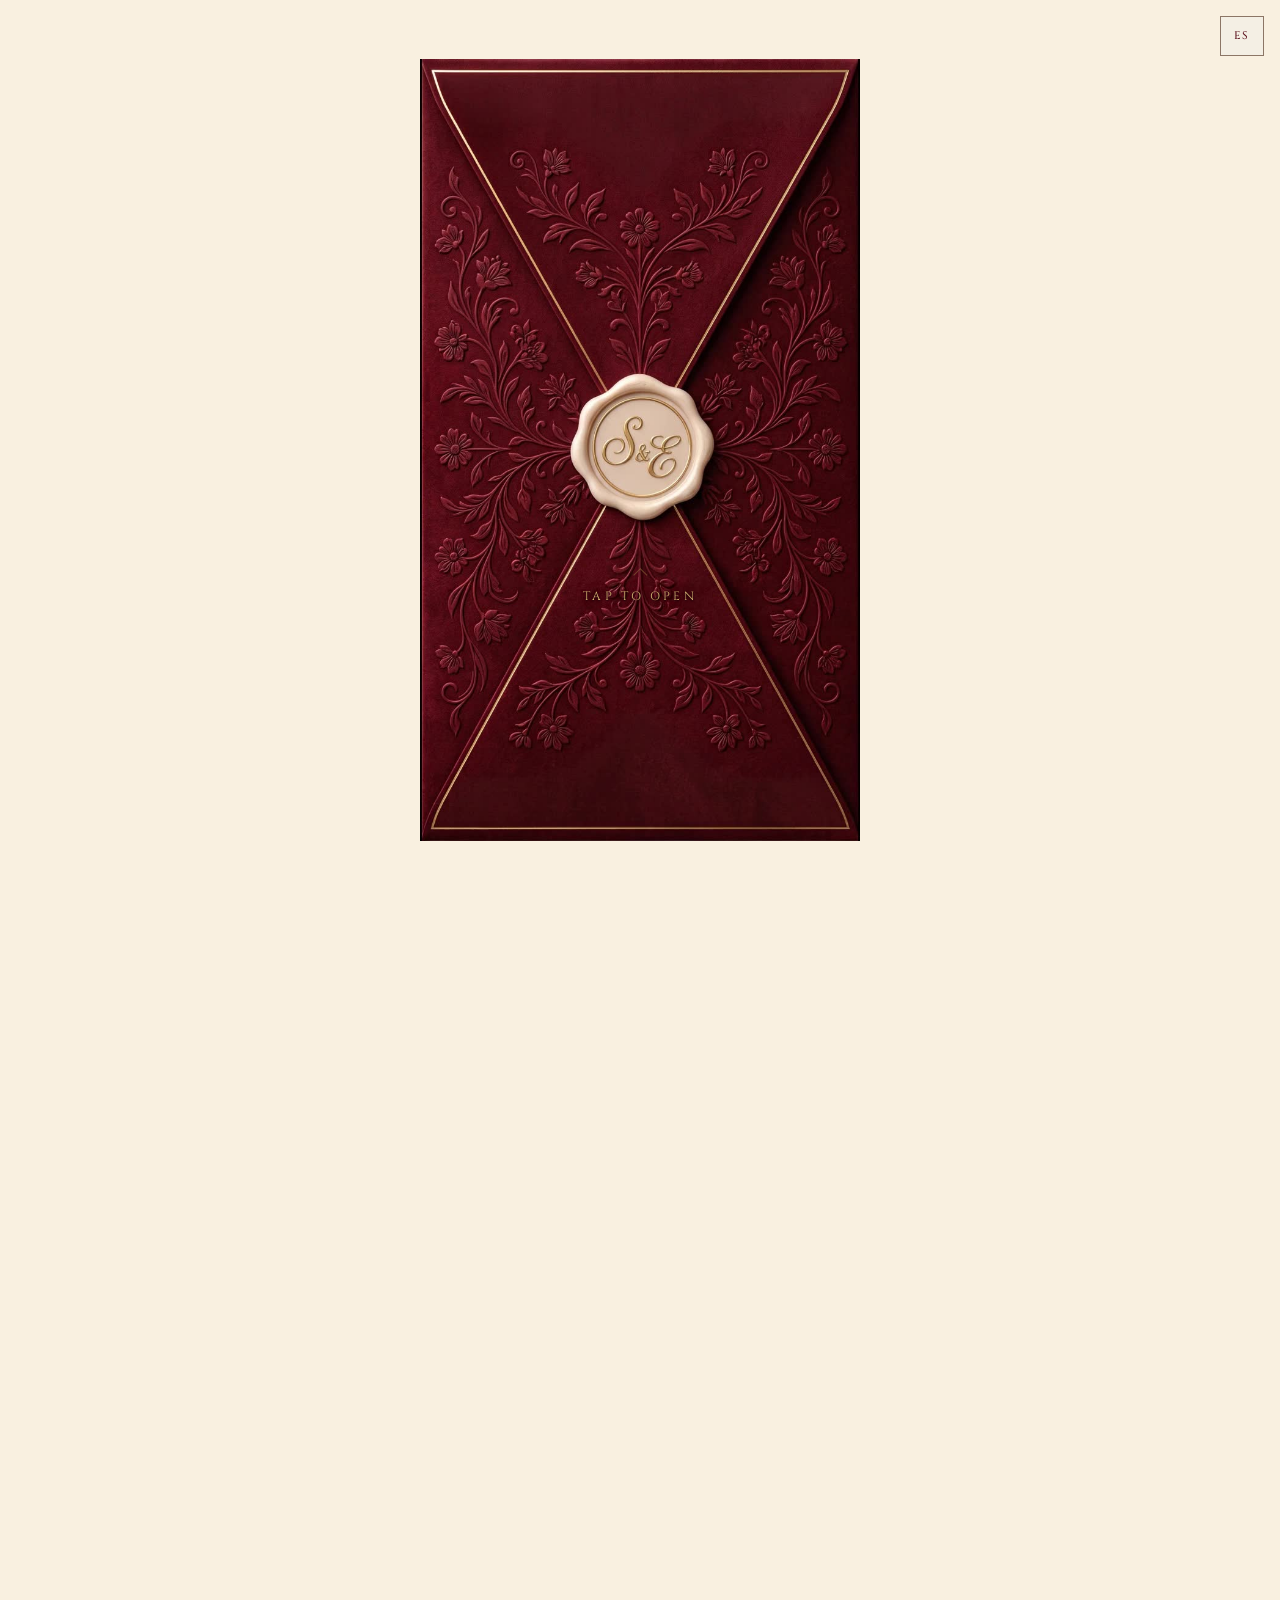
<file: index.html>
<!DOCTYPE html>
<html lang="es">
  <head>
    <meta charset="utf-8">
    <meta name="viewport" content="width=device-width, initial-scale=1">
    <meta name="color-scheme" content="light">
    <meta name="theme-color" content="#5A0F1B">
    <meta name="theme-color" content="#5A0F1B" media="(prefers-color-scheme: light)">
    <meta name="theme-color" content="#4A0C16" media="(prefers-color-scheme: dark)">
    <title>Stefany & Erikson — 26.12.2026</title>
    <meta name="description" content="Stefany Gutierrez y Erikson Pacheco — 26 de diciembre de 2026 · Te invitamos a celebrar nuestra boda.">
    <meta property="og:type" content="website">
    <meta property="og:site_name" content="Stefany & Erikson">
    <meta property="og:locale" content="es_VE">
    <meta property="og:title" content="Stefany & Erikson — 26.12.2026">
    <meta property="og:description" content="Te invitamos a celebrar nuestra boda · 26 de diciembre de 2026 · 5:00 p. m.">
    <meta property="og:url" content="https://deverik-98.github.io/s-and-e/">
    <meta property="og:image" content="https://deverik-98.github.io/s-and-e/assets/img/og-share.jpg?v=48">
    <meta property="og:image:secure_url" content="https://deverik-98.github.io/s-and-e/assets/img/og-share.jpg?v=48">
    <meta property="og:image:type" content="image/jpeg">
    <meta property="og:image:width" content="1200">
    <meta property="og:image:height" content="630">
    <meta property="og:image:alt" content="Invitación de boda Stefany y Erikson">
    <link rel="image_src" href="https://deverik-98.github.io/s-and-e/assets/img/og-share.jpg?v=48">
    <meta name="twitter:card" content="summary_large_image">
    <meta name="twitter:title" content="Stefany & Erikson — 26.12.2026">
    <meta name="twitter:description" content="Te invitamos a celebrar nuestra boda · 26 de diciembre de 2026 · 5:00 p. m.">
    <meta name="twitter:image" content="https://deverik-98.github.io/s-and-e/assets/img/og-share.jpg?v=48">
    <script>
      window.SE = window.SE || {};
      SE.base = /github\.io$/i.test(location.hostname) ? "/s-and-e/" : "/";
      document.head.appendChild(Object.assign(document.createElement("base"), { href: SE.base }));
      SE.scriptUrl = "https://script.google.com/macros/s/AKfycbxQzrA-d-0ESODYfs0DlGn0t6JeA2XjCNi0YDXUXWMKAVEsfwcOUKOjRkwp2XyYW6z_jQ/exec";
      (function () {
        var reserved = { "s-and-e": 1, "nos-casamos": 1, "te-invitamos-a-nuestra-boda": 1, "index.html": 1, "404.html": 1 };
        var q = new URLSearchParams(location.search).get("i");
        var parts = location.pathname.split("/").filter(Boolean);
        if (parts[0] === "s-and-e") parts.shift();
        var last = parts[parts.length - 1] || "";
        SE.code = (q || (!reserved[last] ? decodeURIComponent(last) : "")).trim();
        if (!SE.code) return;
        try { SE.cachedGuest = JSON.parse(localStorage.getItem("se-guest:" + SE.code) || "null"); } catch (e) {}
      })();
    </script>
    <link rel="icon" href="assets/favicon.svg" type="image/svg+xml">
    <link rel="preload" as="image" href="assets/img/paper-hero.webp">
    <link rel="preload" as="image" href="assets/img/floral-left.webp?v=24">
    <link rel="preload" as="image" href="assets/img/floral-right.webp?v=24">
    <link rel="preload" as="image" href="assets/img/sobre.jpg">
    <link rel="preload" as="video" href="assets/video/abrir.mp4?v=4">
    <link rel="preload" as="audio" href="assets/audio/ambiente.m4a">
    <link rel="preload" as="font" href="assets/fonts/GreatVibes-Regular.ttf" type="font/ttf" crossorigin>
    <link rel="preload" as="font" href="assets/fonts/PinyonScript-Regular.ttf" type="font/ttf" crossorigin>
    <link rel="preconnect" href="https://fonts.googleapis.com">
    <link rel="preconnect" href="https://fonts.gstatic.com" crossorigin>
    <link rel="preconnect" href="https://script.google.com">
    <link rel="preconnect" href="https://script.googleusercontent.com">
    <link rel="stylesheet" href="https://fonts.googleapis.com/css2?family=Cinzel:wght@400;500;600&family=Cormorant+Garamond:ital,wght@0,400;0,500;0,600;1,500;1,600&family=Ovo&display=swap">
    <link rel="stylesheet" href="css/styles.css?v=47">
  </head>
  <body>
    <a class="skip" href="#site">Skip</a>

    <div class="topbar">
      <button id="lang-toggle" class="ghost" type="button" aria-label="English">EN</button>
    </div>

    <section id="envelope-screen" class="envelope-screen" role="button" tabindex="0" aria-label="Invitación">
      <p id="guest-chip" class="guest-chip is-hidden"></p>
      <div class="open-stage">
        <img id="wei-img" class="open-still" src="assets/img/sobre.jpg" alt="Abrir invitación" draggable="false">
        <video id="open-video" class="open-video" muted playsinline preload="auto" poster="assets/img/sobre.jpg">
          <source src="assets/video/abrir.mp4?v=4" type="video/mp4">
        </video>
        <div id="tap-wrap" class="tap-wrap">
          <div class="wei-chevron" aria-hidden="true"></div>
          <p class="open-hint" data-i18n="openHint">Toca para abrir</p>
        </div>
      </div>
    </section>

    <button id="mute-toggle" class="audio-fab" type="button" aria-label="Silenciar">
      <svg id="icon-pause" viewBox="0 0 24 24" aria-hidden="true"><rect x="6" y="5" width="4" height="14" rx="1"></rect><rect x="14" y="5" width="4" height="14" rx="1"></rect></svg>
      <svg id="icon-play" viewBox="0 0 24 24" aria-hidden="true"><polygon points="5,3 19,12 5,21"></polygon></svg>
    </button>

    <main id="site" class="site">
      <header class="hero">
        <div class="board hero-board">
          <video id="hero-video" class="hero-video" muted loop playsinline preload="auto" poster="assets/img/hero.jpg">
            <source src="assets/video/cisnes.mp4?v=3" type="video/mp4">
          </video>
          <div class="hero-glow" aria-hidden="true"></div>
          <p class="kicker" data-i18n="saveTheDate">Nuestra Boda</p>
          <p class="hero-date" data-i18n="dateLine">26 de diciembre de 2026 · 5:00 p. m.</p>
          <h1 class="names"><span>Stefany</span><span class="amp" aria-hidden="true">&</span><span class="visually-hidden"> y </span><span>Erikson</span></h1>
          <div class="scroll-block">
            <span class="scroll-cue" data-i18n="scroll">Desliza</span>
            <svg class="scroll-chevron" viewBox="0 0 25 16" aria-hidden="true"><path fill="none" stroke="#937100" stroke-width="1" stroke-linecap="round" d="M1 1c3.4 4.4 8.1 8.6 11.5 13C16.8 9.6 19.7 5.4 24 1"></path></svg>
          </div>
          <img class="floral floral-l" src="assets/img/floral-left.webp?v=24" alt="" width="224" height="343">
          <img class="floral floral-r" src="assets/img/floral-right.webp?v=24" alt="" width="236" height="359">
          <img class="hero-paper" src="assets/img/paper-hero.webp" alt="">
          <p id="hero-guest" class="hero-city">San Felipe, Yaracuy</p>
          <div class="hero-letter">
            <p id="letter" class="letter-copy"></p>
            <p id="letter-more" class="letter-copy"></p>
            <p id="letter-note" class="letter-note"></p>
          </div>
        </div>
      </header>

      <section class="section countdown-section" id="cuando">
        <div class="inner">
          <h2 class="section-title" data-i18n="countdownTitle">Falta muy poco</h2>
          <div class="clock" aria-live="polite">
            <div class="time-block"><b id="cd-days">00</b><span data-i18n="days">Días</span></div>
            <span class="clock-sep" aria-hidden="true">:</span>
            <div class="time-block"><b id="cd-hours">00</b><span data-i18n="hours">Horas</span></div>
            <span class="clock-sep" aria-hidden="true">:</span>
            <div class="time-block"><b id="cd-minutes">00</b><span data-i18n="minutes">Minutos</span></div>
            <span class="clock-sep" aria-hidden="true">:</span>
            <div class="time-block"><b id="cd-seconds">00</b><span data-i18n="seconds">Segundos</span></div>
          </div>
        </div>
      </section>

      <section class="section schedule-section">
        <div class="board schedule-board">
          <img class="schedule-paper schedule-paper-top" src="assets/img/schedule-top.webp" alt="">
          <img class="schedule-paper schedule-paper-bot" src="assets/img/schedule-bot.webp" alt="">
          <img class="title-flourish title-flourish-l" src="assets/img/title-left.webp" alt="">
          <img class="title-flourish title-flourish-r" src="assets/img/title-right.webp" alt="">
          <h2 class="section-title" data-i18n="scheduleTitle">Itinerario</h2>
          <div class="timeline-wrap">
            <img class="timeline-rose" src="assets/img/rose.webp?v=24" alt="" aria-hidden="true">
            <ol class="timeline">
              <li>
                <time datetime="17:30" data-i18n="timeCeremony">5:30 PM</time>
                <strong data-i18n="ceremonyEvent">Ceremonia</strong>
                <span class="note" data-i18n="ceremonyNote">Catedral de San Felipe</span>
              </li>
              <li data-dinner>
                <time datetime="19:30" data-i18n="timeToast">7:30 PM</time>
                <strong data-i18n="toastEvent">Vals y Brindis</strong>
                <span class="note" data-i18n="toastNote">Eventos Platinum</span>
              </li>
              <li data-dinner>
                <time datetime="20:30" data-i18n="timeDinner">8:30 PM</time>
                <strong data-i18n="dinnerEvent">Cena</strong>
              </li>
              <li data-dinner>
                <time datetime="22:00" data-i18n="timeCake">10 PM</time>
                <strong data-i18n="cakeEvent">Corte de torta</strong>
              </li>
            </ol>
          </div>
        </div>
      </section>

      <section class="section places-section">
        <div class="board places-board">
          <div class="petals" aria-hidden="true">
            <img class="petal petal-1" src="assets/img/petal.webp" alt="">
            <img class="petal petal-2" src="assets/img/petal.webp" alt="">
            <img class="petal petal-3" src="assets/img/petal.webp" alt="">
            <img class="petal petal-4" src="assets/img/petal.webp" alt="">
            <img class="petal petal-5" src="assets/img/petal.webp" alt="">
            <img class="petal petal-6" src="assets/img/petal.webp" alt="">
          </div>
          <h2 class="section-title" data-i18n="placesTitle">Ubicación</h2>
          <img class="acomm-decor" src="assets/img/acomm-decor.webp" alt="">
          <div class="places">
            <article class="place">
              <h3 data-i18n="churchPlace">Ceremonia</h3>
              <p>Catedral de San Felipe</p>
              <a class="map-link" data-i18n="openMap" href="https://maps.app.goo.gl/LHVNAJ6i5qG8KRHc7" target="_blank" rel="noopener">Ver en el mapa</a>
              <div class="map-frame">
                <img class="map-ornament map-ornament-top" src="assets/img/map-top.webp" alt="">
                <div class="map-embed">
                  <iframe title="Catedral de San Felipe" src="https://maps.google.com/maps?q=Catedral+de+San+Felipe,+Yaracuy,+Venezuela&hl=es&z=16&output=embed" loading="lazy" referrerpolicy="no-referrer-when-downgrade" allowfullscreen></iframe>
                </div>
                <img class="map-ornament map-ornament-bot" src="assets/img/map-bot.webp" alt="">
              </div>
            </article>
            <article class="place" data-dinner>
              <h3 data-i18n="dinnerPlace">Cena</h3>
              <p>Eventos Platinum<br>Av. La Paz, San Felipe, Yaracuy</p>
              <a class="map-link" data-i18n="openMap" href="https://maps.app.goo.gl/uYQwyhexiueHMFBx5" target="_blank" rel="noopener">Ver en el mapa</a>
              <div class="map-frame">
                <img class="map-ornament map-ornament-top" src="assets/img/map-top.webp" alt="">
                <div class="map-embed">
                  <iframe title="Eventos Platinum" src="https://www.google.com/maps/embed?pb=!1m18!1m12!1m3!1d3924.9253817997983!2d-68.73745392630998!3d10.34785156695543!2m3!1f0!2f0!3f0!3m2!1i1024!2i768!4f13.1!3m3!1m2!1s0x8e80cf46f3286015%3A0x9656c79a1e746118!2sEVENTOS%20PLATINIUM!5e0!3m2!1ses!2sve!4v1794095571254!5m2!1ses!2sve" loading="lazy" referrerpolicy="no-referrer-when-downgrade" allowfullscreen></iframe>
                </div>
                <img class="map-ornament map-ornament-bot" src="assets/img/map-bot.webp" alt="">
              </div>
            </article>
          </div>
        </div>
      </section>

      <section class="section notes-section">
        <div class="board notes-board">
          <img class="notes-paper" src="assets/img/paper-hero.webp?v=27" alt="">
          <div class="card-vine card-vine-r" aria-hidden="true">
            <img src="assets/img/vine-r.webp?v=27" alt="">
          </div>
          <div class="notes-block notes-dress">
            <h3 data-i18n="dressTitle">Vestimenta</h3>
            <p data-i18n="dressBody"></p>
          </div>
          <div class="notes-block notes-attire">
            <img class="dress-code-img" src="assets/img/dress-code.webp?v=46" width="283" height="211" alt="" decoding="async">
          </div>
        </div>
      </section>

      <section class="section gifts-section" id="obsequios">
        <div class="inner gifts-inner">
          <h2 class="section-title" data-i18n="giftsTitle">Obsequios</h2>
          <p class="letter-copy gifts-body" data-i18n="giftsBody"></p>
          <div id="payment-box" class="payment-row">
            <div class="qr-slot">
              <img id="qr-img" src="assets/img/pago-movil-qr.webp?v=40" width="1070" height="1072" alt="QR Pago Móvil">
            </div>
            <dl class="payment-details">
              <div>
                <dt data-i18n="payIdLabel">Cédula</dt>
                <dd id="pay-id"></dd>
              </div>
              <div>
                <dt data-i18n="payPhoneLabel">Teléfono</dt>
                <dd id="pay-pm"></dd>
              </div>
              <div>
                <dt data-i18n="payBankLabel">Banco</dt>
                <dd id="pay-bank"></dd>
              </div>
            </dl>
          </div>
        </div>
      </section>

      <section class="section rsvp-section" id="rsvp">
        <div class="board rsvp-board">
          <img class="rsvp-paper" src="assets/img/paper-edge.webp?v=43" alt="" decoding="async">
          <div class="rsvp-vine rsvp-vine-l" aria-hidden="true">
            <img src="assets/img/vine-l.webp?v=43" alt="">
          </div>
          <div class="rsvp-content">
            <h2 class="section-title" data-i18n="rsvpTitle">Confirmación</h2>
            <button id="rsvp-seal" class="wax-btn" type="button">
              <img src="assets/img/wax-seal.webp" width="190" height="142" alt="RSVP">
            </button>
            <p class="seal-hint" data-i18n="sealHint">Toca el sello</p>
            <div id="rsvp-party" class="party is-hidden" aria-live="polite"></div>
            <p id="rsvp-status" class="rsvp-status" aria-live="polite"></p>
          </div>
        </div>
      </section>
    </main>

    <audio id="sfx-open" preload="none"></audio>
    <audio id="ambiente" preload="auto" loop>
      <source src="assets/audio/ambiente.m4a" type="audio/mp4">
    </audio>
    <script src="js/config.js?v=48" defer></script>
    <script src="js/i18n.js?v=48" defer></script>
    <script src="js/app.js?v=48" defer></script>
  </body>
</html>
</file>
<file: css/styles.css>
@font-face {
  font-family: "Great Vibes";
  src: url("../assets/fonts/GreatVibes-Regular.ttf") format("truetype");
  font-weight: 400;
  font-style: normal;
  font-display: swap;
}

@font-face {
  font-family: "Pinyon Script";
  src: url("../assets/fonts/PinyonScript-Regular.ttf") format("truetype");
  font-weight: 400;
  font-style: normal;
  font-display: swap;
}

:root {
  --bg: #5a0f1b;
  --bg-soft: #4a0c16;
  --ink: #6c513f;
  --muted: #6a5140;
  --royal: #5a0f1b;
  --royal-mid: #7a2433;
  --royal-soft: #8c7666;
  --gold: #a67d2b;
  --gold-soft: #b48c3d;
  --line: #cfc6b2;
  --paper: #f9f0e0;
  --cream: #f6f1e8;
  --display: "Cinzel", "Palatino Linotype", Palatino, serif;
  --script: "Great Vibes", "Pinyon Script", "Palatino Linotype", cursive;
  --serif: "Cormorant Garamond", "Palatino Linotype", Palatino, Georgia, serif;
  --sans: "Segoe UI", system-ui, -apple-system, sans-serif;
  --shadow: 0 18px 50px rgba(90, 15, 27, 0.16);
  --ease: cubic-bezier(0.22, 1, 0.36, 1);
}

*,
*::before,
*::after {
  box-sizing: border-box;
}

html,
body {
  margin: 0;
  min-height: 100%;
  background: var(--paper);
  color: var(--ink);
  font-family: var(--serif);
  font-size: 17px;
  line-height: 1.65;
  /* clip (not hidden): avoids forcing overflow-y:auto on body, which causes jumpy scroll */
  overflow-x: clip;
}

html {
  scroll-behavior: smooth;
  scrollbar-gutter: stable;
}

html.is-locked,
body.is-locked {
  overflow: hidden !important;
  height: 100%;
  overscroll-behavior: none;
  touch-action: none;
}

img {
  max-width: 100%;
  display: block;
}

button {
  font: inherit;
  cursor: pointer;
  border: 0;
  background: none;
  color: inherit;
}

a {
  color: var(--royal);
}

.skip {
  position: absolute;
  left: -999px;
}

.skip:focus {
  left: 12px;
  top: 12px;
  z-index: 40;
  background: var(--royal);
  color: #fff;
  padding: 8px 12px;
}

.topbar {
  position: fixed;
  top: 16px;
  right: 16px;
  z-index: 20;
  display: flex;
  gap: 8px;
}

.ghost {
  min-width: 44px;
  height: 40px;
  padding: 0 12px;
  border: 1px solid var(--royal-soft);
  background: rgba(243, 239, 228, 0.92);
  color: var(--royal);
  font-family: var(--display);
  letter-spacing: 0.14em;
  font-size: 11px;
  font-weight: 500;
  backdrop-filter: blur(8px);
  transition: transform 0.35s var(--ease), background 0.35s var(--ease);
}

.ghost:hover {
  background: var(--royal);
  color: #fff;
  transform: translateY(-1px);
}

.envelope-screen {
  position: fixed;
  inset: 0;
  z-index: 12;
  display: flex;
  flex-direction: column;
  align-items: center;
  justify-content: center;
  background: #f9f0e0;
  cursor: pointer;
  user-select: none;
  -webkit-tap-highlight-color: transparent;
  transition: opacity 1.4s ease, visibility 1.4s;
}

.envelope-screen.is-gone {
  opacity: 0;
  visibility: hidden;
  pointer-events: none;
}

/* Match reference: envelope/video capped at 440px, object-fit contain */
.open-stage {
  position: relative;
  width: 100%;
  max-width: 440px;
}

.open-still,
.open-video {
  width: 100%;
  max-width: 440px;
  display: block;
  object-fit: contain;
  object-position: center;
}

.open-still {
  height: auto;
  transition: opacity 0.8s ease;
}

.open-video {
  position: absolute;
  inset: 0;
  width: 100%;
  height: 100%;
  opacity: 0;
  transition: opacity 0.35s ease;
}

.envelope-screen.is-playing .open-still {
  opacity: 0;
}

.envelope-screen.is-playing .open-video {
  opacity: 1;
}

.guest-chip {
  position: absolute;
  top: 28px;
  left: 50%;
  transform: translateX(-50%);
  margin: 0;
  font-family: var(--display);
  color: rgba(140, 100, 60, 0.85);
  letter-spacing: 0.22em;
  text-transform: uppercase;
  font-size: 11px;
  white-space: nowrap;
}

.tap-wrap {
  position: absolute;
  bottom: 30%;
  left: 50%;
  z-index: 2;
  transform: translateX(-50%);
  display: flex;
  flex-direction: column;
  align-items: center;
  gap: 7px;
  animation: weiTapIn 1.2s 0.8s both;
  pointer-events: none;
}

.tap-wrap.is-hidden {
  display: none !important;
}

@keyframes weiTapIn {
  from { opacity: 0; transform: translateX(-50%) translateY(6px); }
  to   { opacity: 1; transform: translateX(-50%) translateY(0); }
}

.wei-chevron {
  width: 10px;
  height: 10px;
  border-right: 1.5px solid rgba(140, 100, 60, 0.6);
  border-top: 1.5px solid rgba(140, 100, 60, 0.6);
  transform: rotate(-45deg);
  animation: weiChevron 2.4s 1.9s ease-in-out infinite;
}

@keyframes weiChevron {
  0%, 100% { transform: rotate(-45deg) translate(0, 0); opacity: 0.6; }
  50%      { transform: rotate(-45deg) translate(2px, -2px); opacity: 1; }
}

.open-hint {
  margin: 0;
  font-family: var(--display);
  font-size: 12px;
  letter-spacing: 0.26em;
  text-transform: uppercase;
  color: #d4b574;
  white-space: nowrap;
  text-shadow:
    0 1px 2px rgba(20, 4, 8, 0.95),
    0 0 10px rgba(20, 4, 8, 0.7),
    0 0 18px rgba(20, 4, 8, 0.45);
  animation: weiPulse 2.4s 1.6s ease-in-out infinite;
}

@keyframes weiPulse {
  0%, 100% { letter-spacing: 0.24em; }
  50%      { letter-spacing: 0.28em; }
}

.audio-fab {
  position: fixed;
  bottom: 20px;
  right: 20px;
  z-index: 2147483647;
  width: 60px;
  height: 60px;
  border-radius: 50%;
  background: #5a0f1b;
  color: #fff;
  box-shadow: 0 4px 6px rgba(0, 0, 0, 0.1);
  display: grid;
  place-items: center;
  visibility: hidden;
  opacity: 0;
  pointer-events: none;
  transition: opacity 0.3s ease-in-out, visibility 0.3s ease-in-out;
}

.audio-fab.is-ready {
  visibility: visible;
  opacity: 1;
  pointer-events: auto;
}

.audio-fab svg {
  width: 30px;
  height: 30px;
  fill: #fff;
}

.audio-fab #icon-play {
  display: none;
}

.audio-fab.is-paused #icon-play {
  display: block;
}

.audio-fab.is-paused #icon-pause {
  display: none;
}

.site {
  opacity: 0;
  transition: opacity 0.8s var(--ease);
  background: var(--paper);
  overflow-x: clip;
}

.site.is-visible {
  opacity: 1;
}

/* Fixed 450px artboards (like Tilda), scale down on smaller phones */
.board {
  --board: 450px;
  --scale: 1;
  position: relative;
  width: var(--board);
  max-width: none;
  margin-left: auto;
  margin-right: auto;
  transform: scale(var(--scale));
  transform-origin: top center;
}

/* Scale from container width (stable) — not 100vw, which jumps with mobile chrome / scrollbars */
.hero,
.section,
.footer {
  container-type: inline-size;
  container-name: board-wrap;
}

/*
  When the 450px board is wider than the phone, margin:auto collapses to the
  start edge — then scale(origin:center) leaves the hero visually off-center.
  Pin the board's center to the container center, then scale.
*/
@container board-wrap (max-width: 449.98px) {
  .board {
    --scale: calc(100cqw / 450);
    margin-left: calc(50cqw - (var(--board) / 2));
    margin-right: 0;
    margin-bottom: calc(var(--board-h, 0px) * (var(--scale) - 1));
  }
}

.section {
  position: relative;
  max-width: none;
  margin: 0 auto;
  padding: 0;
  text-align: center;
  background: var(--paper);
  overflow-x: clip;
}

.section .inner {
  width: min(450px, 100%);
  margin: 0 auto;
  padding: 36px 20px 48px;
}

.section-title {
  font-family: var(--script);
  margin: 0 0 12px;
  color: var(--gold);
  letter-spacing: 0;
  text-transform: none;
  font-size: 41px;
  font-weight: 300;
  line-height: 1.55;
}

/* ── Hero: 450×1240 artboard ── */
.hero {
  position: relative;
  width: 100%;
  padding: 0;
  background: var(--paper);
  overflow-x: clip;
  overflow-y: visible;
  text-align: center;
}

.hero-board {
  --board-h: 1240px;
  height: 1240px;
  overflow: visible;
  background: var(--paper);
}

.hero-video {
  position: absolute;
  z-index: 0;
  top: 0;
  left: 0;
  width: 450px;
  height: 762px;
  object-fit: cover;
  object-position: center 40%;
  display: block;
  background: #1a0c10;
}

/* Layered scrim: stronger top band for kicker/date, soft center keep video alive */
.hero-glow {
  position: absolute;
  z-index: 1;
  top: 0;
  left: 0;
  width: 450px;
  height: 762px;
  pointer-events: none;
  background:
    linear-gradient(
      180deg,
      rgba(12, 4, 8, 0.62) 0%,
      rgba(12, 4, 8, 0.48) 18%,
      rgba(12, 4, 8, 0.28) 36%,
      rgba(12, 4, 8, 0.18) 52%,
      rgba(12, 4, 8, 0.32) 72%,
      rgba(12, 4, 8, 0.5) 100%
    ),
    radial-gradient(ellipse 90% 48% at 50% 28%, rgba(12, 4, 8, 0.42) 0%, rgba(12, 4, 8, 0) 72%);
}

.kicker {
  position: absolute;
  z-index: 5;
  top: 154px;
  left: 0;
  width: 450px;
  margin: 0;
  font-family: var(--script);
  font-size: 40px;
  font-weight: 300;
  line-height: 0.5;
  color: var(--gold);
  text-shadow:
    0 1px 2px rgba(8, 2, 4, 0.9),
    0 2px 14px rgba(8, 2, 4, 0.75),
    0 0 28px rgba(8, 2, 4, 0.45);
}

.hero-date {
  position: absolute;
  z-index: 5;
  top: 196px;
  left: 0;
  width: 450px;
  margin: 0;
  font-family: var(--script);
  font-size: 25px;
  font-weight: 600;
  line-height: 0.5;
  color: var(--gold);
  text-shadow:
    0 1px 2px rgba(8, 2, 4, 0.9),
    0 2px 14px rgba(8, 2, 4, 0.75),
    0 0 28px rgba(8, 2, 4, 0.45);
}

.names {
  position: absolute;
  z-index: 5;
  top: 270px;
  left: 0;
  width: 450px;
  margin: 0;
  display: grid;
  justify-items: center;
  font-family: var(--script);
  font-size: 72px;
  font-weight: 400;
  line-height: 0.85;
  color: var(--gold);
  text-shadow:
    0 1px 2px rgba(8, 2, 4, 0.85),
    0 3px 16px rgba(8, 2, 4, 0.7),
    0 0 32px rgba(8, 2, 4, 0.4);
}

.names span {
  display: block;
}

.amp {
  margin: 10px 0 6px;
  font-family: var(--display);
  font-size: 22px;
  font-style: normal;
  font-weight: 500;
  letter-spacing: 0.08em;
  color: var(--gold);
  line-height: 1;
  text-shadow:
    0 1px 2px rgba(8, 2, 4, 0.85),
    0 3px 16px rgba(8, 2, 4, 0.7),
    0 0 32px rgba(8, 2, 4, 0.4);
}

.visually-hidden {
  position: absolute;
  width: 1px;
  height: 1px;
  padding: 0;
  margin: -1px;
  overflow: hidden;
  clip: rect(0, 0, 0, 0);
  white-space: nowrap;
  border: 0;
}

.scroll-block {
  position: absolute;
  z-index: 5;
  top: 518px;
  left: 0;
  width: 450px;
  display: grid;
  justify-items: center;
  gap: 6px;
}

.scroll-cue {
  margin: 0;
  font-family: var(--script);
  font-size: 32px;
  font-weight: 300;
  line-height: 1.1;
  color: var(--gold);
  text-shadow:
    0 1px 2px rgba(8, 2, 4, 0.9),
    0 2px 14px rgba(8, 2, 4, 0.7),
    0 0 24px rgba(8, 2, 4, 0.4);
}

.scroll-chevron {
  width: 25px;
  height: 16px;
  animation: bob 1.1s infinite linear;
}

@keyframes bob {
  0%, 100% { transform: translateY(0); }
  55%      { transform: translateY(5px); }
}

.floral {
  position: absolute;
  z-index: 4;
  height: auto;
  max-width: none;
  pointer-events: none;
  will-change: transform;
  transform-origin: center bottom;
}

/* Tilda: L top 566 left -16 w 224; R top 547 right -16 w 236 */
.floral-l {
  top: 566px;
  left: -16px;
  width: 224px;
  animation: swayL 4s infinite linear;
}

.floral-r {
  top: 547px;
  right: -16px;
  left: auto;
  width: 236px;
  animation: swayR 4s infinite linear;
}

/* Keep sway within the artboard box so document height doesn't pulse */
@keyframes swayL {
  0%, 100% { transform: rotate(0deg) scale(1); }
  50%      { transform: rotate(1.2deg) scale(1.03); }
}

@keyframes swayR {
  0%, 100% { transform: rotate(0deg) scale(1); }
  50%      { transform: rotate(-1.2deg) scale(1.02); }
}

.hero-paper {
  position: absolute;
  z-index: 2;
  top: 753px;
  left: 50%;
  width: 744px;
  max-width: none;
  height: 487px;
  object-fit: fill;
  transform: translateX(-50%);
  pointer-events: none;
}

/*
  Paper copy — Tilda puts a 3-line script title at 899 and body at 1050.
  We only have the city line, so keep the title under the florals and
  pull the letter up to close the empty middle gap.
*/
.hero-city {
  position: absolute;
  z-index: 5;
  top: 848px;
  left: 50%;
  width: 380px;
  max-width: calc(100% - 40px);
  margin: 0;
  transform: translateX(-50%);
  font-family: var(--script);
  font-size: 38px;
  font-weight: 300;
  line-height: 1.05;
  color: var(--gold);
  text-align: center;
  overflow-wrap: anywhere;
}

.hero-letter {
  position: absolute;
  z-index: 5;
  top: 912px;
  left: 50%;
  width: 340px;
  max-width: calc(100% - 48px);
  transform: translateX(-50%);
  text-align: center;
}

.hero-letter .letter-copy {
  margin: 0 auto 10px;
  max-width: 310px;
  font-family: var(--serif);
  font-size: 18px;
  font-weight: 100;
  font-style: normal;
  line-height: 1.3;
  color: #6c513f;
}

.hero-letter .letter-note {
  margin: 4px auto 0;
  max-width: 310px;
  font-family: var(--serif);
  font-size: 15px;
  font-weight: 100;
  font-style: italic;
  line-height: 1.3;
  color: #846f61;
}

.letter-copy {
  margin: 0 0 10px;
  font-family: var(--serif);
  font-size: 17px;
  font-weight: 300;
  font-style: normal;
  line-height: 1.35;
  color: var(--muted);
}

.note,
.rsvp-status {
  color: var(--muted);
}

/* ── Countdown ── */
.countdown-section {
  padding: 24px 0 20px;
}

.countdown-section .inner {
  padding-top: 8px;
  padding-bottom: 8px;
}

.clock {
  display: flex;
  justify-content: center;
  align-items: flex-start;
  gap: 6px;
  margin: 8px auto 0;
  max-width: 520px;
}

.time-block {
  text-align: center;
  min-width: 56px;
}

.clock b {
  display: block;
  font-family: "Ovo", var(--serif);
  font-size: 45px;
  font-weight: 400;
  line-height: 1.2;
  background: linear-gradient(105deg, #b48c3d 0%, #b48c3d 25%, #cda95a 46%, #d8ba72 52%, #cda95a 58%, #b48c3d 75%, #b48c3d 100%);
  background-size: 300% 100%;
  -webkit-background-clip: text;
  background-clip: text;
  -webkit-text-fill-color: transparent;
  animation: candleShimmer 4.5s ease-in-out infinite;
}

@keyframes candleShimmer {
  0% { background-position: 100% 0; }
  50% { background-position: 0% 0; }
  100% { background-position: 100% 0; }
}

.clock .time-block span {
  display: block;
  margin-top: 8px;
  font-family: "Ovo", var(--serif);
  font-size: 19px;
  font-weight: 400;
  color: var(--gold-soft);
  opacity: 0.85;
  text-transform: none;
  letter-spacing: 0;
}

.clock-sep {
  font-family: "Ovo", var(--serif);
  font-size: 52px;
  line-height: 1;
  margin-top: -6px;
  color: var(--gold-soft);
  opacity: 0.9;
}

/* ── Schedule — fluid board (content height; no empty 680px gap) ── */
.schedule-section {
  padding: 0;
  overflow-x: clip;
}

.schedule-board.board {
  --board-h: 0px;
  --scale: 1;
  width: min(450px, 100%);
  max-width: 450px;
  height: auto;
  margin: 0 auto;
  padding: 48px 18px 36px;
  overflow: visible;
  transform: none;
}

@container board-wrap (max-width: 449.98px) {
  .schedule-board.board {
    --scale: 1;
    width: min(450px, 100%);
    margin-left: auto;
    margin-right: auto;
    margin-bottom: 0;
    transform: none;
  }
}

/* Papers sized to board (744/450) so they scale with mobile width and always overlap */
.schedule-paper {
  position: absolute;
  left: 50%;
  width: 165.333%;
  max-width: none;
  transform: translateX(-50%);
  pointer-events: none;
  z-index: 0;
}

.schedule-paper-top {
  top: -22px;
  height: calc(56% + 48px);
  object-fit: fill;
}

.schedule-paper-bot {
  top: auto;
  bottom: 0px;
  height: calc(56% + 48px);
  object-fit: fill;
}

.title-flourish {
  position: absolute;
  z-index: 2;
  top: 52px;
  width: 78px;
  pointer-events: none;
}

.title-flourish-l {
  left: max(8px, calc(50% - 204px));
  width: 79px;
  animation: fadeInLeft 2s both;
}

.title-flourish-r {
  right: max(8px, calc(50% - 204px));
  width: 78px;
  animation: fadeInRight 2s both;
}

@keyframes fadeInLeft {
  from { opacity: 0; transform: translateX(-40px); }
  to { opacity: 1; transform: none; }
}

@keyframes fadeInRight {
  from { opacity: 0; transform: translateX(40px); }
  to { opacity: 1; transform: none; }
}

.schedule-board .section-title {
  position: relative;
  z-index: 2;
  top: auto;
  left: auto;
  width: 100%;
  margin: 0 0 6px;
}

.timeline-wrap {
  position: relative;
  z-index: 2;
  top: auto;
  left: auto;
  width: min(370px, 100%);
  margin: 10px auto 0;
}

.timeline {
  list-style: none;
  padding: 4px 0 0;
  margin: 0;
  text-align: left;
}

/* Scroll-scrubbed rose (like Tilda SBS scroll), not a looping CSS animation */
.timeline-rose {
  position: absolute;
  left: calc(50% - 27px);
  top: 0;
  width: 55px;
  height: auto;
  max-width: none;
  z-index: 3;
  transform: translate3d(0, var(--rose-y, 0px), 0) rotate(325deg);
  transform-origin: center center;
  will-change: transform;
  pointer-events: none;
}

.timeline li {
  position: relative;
  display: grid;
  grid-template-columns: 1fr 1fr;
  column-gap: 18px;
  align-items: start;
  padding: 0 0 32px;
  min-height: 64px;
}

.timeline li::before {
  content: "";
  position: absolute;
  left: 50%;
  top: 14px;
  bottom: -14px;
  width: 2px;
  transform: translateX(-50%);
  background: #9c8575;
  opacity: 0.7;
}

.timeline li::after {
  content: "";
  position: absolute;
  left: 50%;
  top: 14px;
  width: 8px;
  height: 8px;
  margin-left: -4px;
  background: #8c7666;
  transform: rotate(45deg);
  z-index: 1;
}

.timeline li.is-last {
  padding-bottom: 0;
}

.timeline li.is-last::before {
  display: none;
}

/* Match reference schedule times: readable serif (not ornate script on "PM") */
.timeline time {
  grid-column: 1;
  grid-row: 1 / span 2;
  text-align: right;
  font-family: "Cormorant Garamond", var(--serif);
  font-style: italic;
  color: #846f61;
  font-weight: 600;
  font-size: 28px;
  letter-spacing: 0.02em;
  line-height: 1.55;
  padding-right: 22px;
  white-space: nowrap;
}

.timeline strong {
  grid-column: 2;
  display: block;
  font-family: var(--script);
  font-size: 20px;
  font-weight: 100;
  color: #6c513f;
  line-height: 1.15;
  padding-left: 22px;
}

.timeline .note {
  grid-column: 2;
  display: block;
  padding-left: 22px;
  margin: 4px 0 0;
  font-size: 14px;
  line-height: 1.3;
  color: #6c513f;
}

/* ── Places / Ubicación — fluid board (two maps; no fixed 450 scale) ── */
.places-section {
  padding: 0;
  overflow-x: clip;
}

.places-board.board {
  --board-h: 0px;
  --scale: 1;
  width: min(450px, 100%);
  max-width: 450px;
  height: auto;
  margin: 0 auto;
  padding: 10px 18px 0;
  overflow: clip;
  transform: none;
}

@container board-wrap (max-width: 449.98px) {
  .places-board.board {
    --scale: 1;
    width: min(450px, 100%);
    margin-left: auto;
    margin-right: auto;
    margin-bottom: 0;
    transform: none;
  }
}

.acomm-decor {
  display: block;
  width: 96px;
  margin: 0 auto 10px;
  position: relative;
  z-index: 1;
}

.petals {
  position: absolute;
  inset: 0;
  pointer-events: none;
  z-index: 2;
}

.petal {
  position: absolute;
  width: 34px;
  height: auto;
  opacity: 0;
}

.petal-1 { top: 6%; left: 72%; animation: fallA 8s linear infinite; }
.petal-2 { top: 4%; left: 18%; animation: fallB 8s 0.4s linear infinite; }
.petal-3 { top: 38%; left: 8%; animation: fallC 9s 0.8s linear infinite; }
.petal-4 { top: 42%; left: 80%; animation: fallD 8s 1.2s linear infinite; }
.petal-5 { top: 68%; left: 14%; animation: fallE 3s 0.2s linear infinite; }
.petal-6 { top: 72%; left: 74%; animation: fallF 2s 0.6s linear infinite; }

@keyframes fallA {
  0%   { opacity: 1; transform: translate(0, 0) rotate(0); }
  75%  { opacity: 0.8; transform: translate(60px, 341px) rotate(-7deg); }
  100% { opacity: 0; transform: translate(77px, 381px) rotate(2deg); }
}

@keyframes fallB {
  0%   { opacity: 1; transform: translate(0, 0) rotate(217deg); }
  75%  { opacity: 0.8; transform: translate(-69px, 341px) rotate(2deg); }
  100% { opacity: 0; transform: translate(-77px, 381px) rotate(2deg); }
}

@keyframes fallC {
  0%   { opacity: 1; transform: translate(0, 0) rotate(0); }
  78%  { opacity: 1; transform: translate(57px, 204px) rotate(-6deg); }
  100% { opacity: 0; transform: translate(67px, 224px) rotate(-6deg); }
}

@keyframes fallD {
  0%   { opacity: 1; transform: translate(0, 0) rotate(0); }
  75%  { opacity: 1; transform: translate(-69px, 221px) rotate(2deg); }
  100% { opacity: 0; transform: translate(-99px, 251px) rotate(2deg); }
}

@keyframes fallE {
  0%   { opacity: 1; transform: translate(0, 0) rotate(0); }
  100% { opacity: 0; transform: translate(39px, 83px) rotate(-12deg); }
}

@keyframes fallF {
  0%   { opacity: 1; transform: translate(0, 0) rotate(0); }
  100% { opacity: 0; transform: translate(-39px, 73px) rotate(-6deg); }
}

.places-board .section-title {
  position: relative;
  z-index: 1;
  margin-bottom: 0;
}

.places {
  position: relative;
  z-index: 1;
  display: grid;
  gap: 36px;
  margin: 0 auto;
  width: min(340px, 100%);
}

.place {
  text-align: center;
  padding: 0;
}

.place h3 {
  margin: 0;
  font-family: var(--script);
  font-size: 28px;
  font-weight: 300;
  color: var(--gold);
  line-height: 1.3;
}

.place p {
  margin: 8px 0 10px;
  font-family: var(--serif);
  font-size: 17px;
  font-weight: 100;
  line-height: 1.35;
  color: #6c513f;
}

.map-frame {
  position: relative;
  z-index: 1;
  width: min(260px, 100%);
  aspect-ratio: 1;
  margin: 16px auto 0;
}

.place:last-child .map-frame {
  margin-bottom: 8px;
}

.map-ornament {
  position: absolute;
  left: 50%;
  width: min(150px, 58%);
  transform: translateX(-50%);
  pointer-events: none;
  z-index: 2;
}

.map-ornament-top { top: -22px; }
.map-ornament-bot { bottom: -22px; }

.map-embed {
  width: 100%;
  height: 100%;
  border-radius: 14px;
  overflow: hidden;
  background: #e8ddcf;
  box-shadow: 0 8px 24px rgba(90, 15, 27, 0.08);
}

.map-embed iframe {
  width: 100%;
  height: 100%;
  border: 0;
  display: block;
}

.map-link,
.btn {
  display: inline-flex;
  align-items: center;
  justify-content: center;
  min-height: 44px;
  padding: 0 18px;
  text-decoration: none;
  transition: transform 0.35s var(--ease), background 0.35s var(--ease), color 0.35s var(--ease);
}

.map-link {
  color: var(--royal);
  font-family: var(--display);
  letter-spacing: 0.14em;
  text-transform: uppercase;
  font-size: 11px;
  font-weight: 500;
}

/* ── Dress / gifts: Sacred Garden rec2487446183 — exact t396 coords ── */
.section.notes-section {
  margin-top: 50px;
  padding: 0;
  background: var(--paper);
  overflow: visible; /* override .section overflow-x:clip so corner vines can paint */
}

.notes-board {
  --board-h: 491px;
  height: 491px;
  overflow: visible;
  background: transparent;
}

/* Tilda: top 20 / left 228→center / 744×453 */
.notes-paper {
  position: absolute;
  z-index: 0;
  top: 20px;
  left: 50%;
  width: 744px;
  max-width: none;
  height: 453px;
  object-fit: fill;
  transform: translateX(-50%);
  pointer-events: none;
}

/* Outer = Tilda .tn-elem position; img = .tn-atom (rotate lives here, like SG) */
.card-vine {
  position: absolute;
  z-index: 3;
  pointer-events: none;
  line-height: 0;
}

.card-vine img {
  display: block;
  width: 100%;
  height: auto;
  max-width: none;
}

/* Desktop 450col ← grid left-375: R 658→283 w305; L 305→-70 w251 */
.card-vine-r {
  top: 9px;
  left: 283px;
  width: 305px;
}

.card-vine-r img {
  transform-origin: 40% 20%;
  animation: swayR 8s infinite linear;
}

.card-vine-l {
  top: 264px;
  left: -70px;
  width: 251px;
}

/* Sacred Garden: transform:rotate(274deg) on the atom + SBS sway */
.card-vine-l img {
  transform-origin: center center;
  animation: swayVineL 6s infinite linear;
}

/*
  Mobile = Tilda artboard 320 values mapped into our 450 board
  so after scale(100cqw/450) they match SG scale(100cqw/320):
  R: top -1, left 155, w 276 → ×450/320
  L: left -80, w 251 → ×450/320
*/
@container board-wrap (max-width: 449.98px) {
  .notes-board .card-vine-r {
    top: -1px;
    left: 218px;
    width: 276px;
  }

  .notes-board .card-vine-l {
    top: 264px;
    left: -15px;
    width: 251px;
  }

  .notes-attire {
    top: 204px;
    width: min(300px, calc(100% - 40px));
  }
}

@keyframes swayVineL {
  0%, 100% { transform: rotate(274deg) scale(1); }
  25%      { transform: rotate(275deg) scale(1.04); }
  50%      { transform: rotate(274deg) scale(0.98); }
  75%      { transform: rotate(272deg) scale(0.98); }
}

.notes-block {
  position: absolute;
  z-index: 3;
  left: 70px;
  width: 310px;
  text-align: center;
}

.notes-dress { top: 64px; }

.notes-attire {
  top: 198px;
  left: 50%;
  width: min(320px, calc(100% - 56px));
  transform: translateX(-50%);
}

.dress-code-img {
  display: block;
  width: 100%;
  max-width: 100%;
  height: auto;
  margin: 0 auto;
  object-fit: contain;
  object-position: center;
  image-rendering: -webkit-optimize-contrast;
  image-rendering: high-quality;
  pointer-events: none;
  user-select: none;
}

.notes-block h3 {
  margin: 0 0 8px;
  font-family: var(--script);
  font-size: 40px;
  font-weight: 300;
  color: var(--gold);
  line-height: 1.25;
}

.notes-block p {
  margin: 0 auto;
  max-width: 310px;
  font-family: var(--serif);
  font-size: 18px;
  font-weight: 100;
  line-height: 1.3;
  color: #6c513f;
}

.notes-block p.note {
  margin-top: 8px;
  font-size: 15px;
  line-height: 1.3;
  color: #846f61;
}

/* ── Gifts (moved out of notes board) ── */
.gifts-section {
  padding: 4px 0 20px;
  margin-top: -8px;
  background: var(--paper);
  text-align: center;
}

.gifts-inner {
  max-width: 400px;
  margin: 0 auto;
  padding: 0 12px;
}

.gifts-section .section-title {
  margin: 0 0 10px;
}

.gifts-body {
  margin: 0 auto 18px;
  max-width: 310px;
  font-family: var(--serif);
  font-size: 18px;
  font-weight: 100;
  line-height: 1.3;
  color: #6c513f;
}

.payment-row {
  display: flex;
  align-items: center;
  justify-content: center;
  gap: 16px;
  margin: 0 auto;
  max-width: 380px;
  text-align: left;
}

.payment-row .qr-slot {
  flex: 0 0 168px;
  width: 168px;
  height: 168px;
  margin: 0;
  border: none;
  background: transparent;
  overflow: visible;
}

.payment-row .qr-slot img {
  width: 100%;
  height: 100%;
  object-fit: contain;
  object-position: center;
  display: block;
}

.payment-details {
  margin: 0;
  flex: 1 1 auto;
  min-width: 0;
}

.payment-details > div {
  margin: 0 0 10px;
}

.payment-details > div:last-child {
  margin-bottom: 0;
}

.payment-details dt {
  margin: 0;
  font-family: var(--display);
  font-size: 10px;
  letter-spacing: 0.14em;
  text-transform: uppercase;
  color: var(--royal);
}

.payment-details dd {
  margin: 2px 0 0;
  font-family: var(--serif);
  font-size: 15px;
  font-weight: 500;
  line-height: 1.25;
  color: #6c513f;
  overflow-wrap: anywhere;
}

.btn {
  background: var(--royal);
  color: #f6f1e8;
  min-width: 200px;
  border-radius: 20px;
  font-family: var(--serif);
  letter-spacing: 0;
  font-size: 18px;
  font-weight: 400;
}

.btn:hover,
.map-link:hover {
  transform: translateY(-1px);
}

.btn.secondary {
  background: transparent;
  color: var(--royal);
  border: 1px solid var(--royal-soft);
}

.btn[disabled] {
  opacity: 0.55;
  pointer-events: none;
}

/* ── RSVP: paper-edge overlaps previous section; vine on 450 board ── */
.rsvp-section {
  position: relative;
  margin-top: -56px;
  padding: 0;
  background: transparent;
  overflow: visible;
}

.rsvp-board {
  --board-h: 420px;
  min-height: 420px;
  height: auto;
  overflow: visible;
  background: transparent;
  padding-bottom: 20px;
  transition: min-height 0.25s var(--ease);
}

.rsvp-section.is-picking .rsvp-board {
  --board-h: 560px;
  min-height: 0;
  padding-bottom: 36px;
}

.rsvp-paper {
  position: absolute;
  z-index: 0;
  left: 50%;
  bottom: 0;
  top: 15px;
  width: 744px;
  max-width: none;
  height: auto;
  min-height: calc(100% - 15px);
  object-fit: fill;
  object-position: center top;
  transform: translateX(-50%);
  pointer-events: none;
}

.rsvp-vine {
  position: absolute;
  z-index: 3;
  pointer-events: none;
  line-height: 0;
}

.rsvp-vine img {
  display: block;
  width: 100%;
  height: auto;
  max-width: none;
}

/*
  Same board coords pattern as notes .card-vine-l:
  desktop 450col left -70 w251; mobile maps inward to left -15
  (vine-l.webp is top-left oriented — swayL only, no 274deg)
*/
.rsvp-vine-l {
  top: -8px;
  left: -70px;
  width: 251px;
}

.rsvp-vine-l img {
  transform-origin: 15% 10%;
  animation: swayL 4s infinite linear;
}

@container board-wrap (max-width: 449.98px) {
  .rsvp-board .rsvp-vine-l {
    top: -4px;
    left: -15px;
    width: 251px;
  }
}

.rsvp-content {
  position: relative;
  z-index: 2;
  width: 450px;
  margin: 0 auto;
  padding: 56px 28px 16px;
  text-align: center;
  box-sizing: border-box;
}

.rsvp-section.is-picking .rsvp-content {
  padding-bottom: 28px;
}

.rsvp-status {
  margin: 14px 0 0;
  min-height: 1.4em;
}

.wax-btn {
  display: block;
  width: min(190px, 56vw);
  margin: 8px auto 6px;
  padding: 0;
  background: none;
  animation: waxIn 1.5s 0.5s both;
}

.wax-btn img {
  width: 100%;
  height: auto;
}

.seal-hint {
  margin: 0 0 18px;
  font-family: var(--script);
  font-size: 32px;
  font-weight: 300;
  color: var(--gold);
  animation: bob 1.1s infinite linear;
}

.rsvp-section.is-picking .seal-hint {
  display: none;
}

@keyframes waxIn {
  from { opacity: 0; transform: scale(0.9); }
  to   { opacity: 1; transform: scale(1); }
}

.party {
  max-width: 420px;
  margin: 12px auto 8px;
  text-align: left;
}

.party-title {
  margin: 0 0 12px;
  font-family: var(--display);
  color: var(--royal);
  letter-spacing: 0.16em;
  text-transform: uppercase;
  font-size: 11px;
  text-align: center;
}

.party-item {
  position: relative;
  display: flex;
  align-items: center;
  gap: 12px;
  padding: 12px 14px;
  margin-bottom: 8px;
  background: rgba(255, 252, 244, 0.48);
  cursor: pointer;
  transition: opacity 0.2s var(--ease);
}

.party-item.is-saving {
  opacity: 0.72;
  cursor: wait;
}

.party-item input {
  width: 18px;
  height: 18px;
  accent-color: var(--royal);
  flex: 0 0 auto;
}

.party-name {
  flex: 1 1 auto;
}

.party-spinner {
  width: 16px;
  height: 16px;
  flex: 0 0 auto;
  border: 2px solid rgba(90, 15, 27, 0.18);
  border-top-color: var(--royal);
  border-radius: 50%;
  opacity: 0;
}

.party-item.is-saving .party-spinner {
  opacity: 1;
  animation: partySpin 0.7s linear infinite;
}

@keyframes partySpin {
  to { transform: rotate(360deg); }
}

.payment {
  margin-top: 16px;
  padding-top: 16px;
  border-top: 1px solid var(--line);
  color: var(--ink);
  font-size: 14px;
}

.qr-slot {
  width: 148px;
  height: 148px;
  margin: 16px auto 0;
  display: grid;
  place-items: center;
  border: 1px dashed var(--royal-soft);
  color: var(--muted);
  font-size: 12px;
}

.qr-slot img {
  width: 100%;
  height: 100%;
  object-fit: contain;
}

/* ── Footer: 450×420 ── */
.footer {
  position: relative;
  padding: 0;
  text-align: center;
  background: #e8ddcf;
  overflow: visible;
}

.footer-board {
  --board-h: 420px;
  height: 420px;
  overflow: visible;
  background: #e8ddcf;
}

.footer-hope {
  position: absolute;
  z-index: 2;
  top: 24px;
  left: 0;
  width: 450px;
  margin: 0;
  font-family: var(--script);
  font-size: 41px;
  font-weight: 300;
  color: var(--gold);
  line-height: 1.55;
}

.footer-names {
  position: absolute;
  z-index: 2;
  top: 84px;
  left: 0;
  width: 450px;
  margin: 0;
  font-family: var(--script);
  font-size: 28px;
  font-weight: 100;
  color: var(--gold);
  line-height: 1.59;
}

.footer-floral {
  position: absolute;
  z-index: 1;
  bottom: 0;
  width: 224px;
  height: auto;
  max-width: none;
  pointer-events: none;
}

.footer-floral-l {
  left: -16px;
  width: 224px;
  animation: swayL 4s infinite linear;
}

.footer-floral-r {
  right: -16px;
  width: 236px;
  animation: swayR 4s infinite linear;
}

.reveal {
  opacity: 0;
  transform: translateY(18px);
  animation: rise 0.8s var(--ease) forwards;
}

@keyframes rise {
  to {
    opacity: 1;
    transform: none;
  }
}

.is-hidden {
  display: none !important;
}

@media (prefers-reduced-motion: reduce) {
  *,
  *::before,
  *::after {
    animation: none !important;
    transition: none !important;
  }

  .site {
    opacity: 1;
    transform: none;
  }
}
</file>
